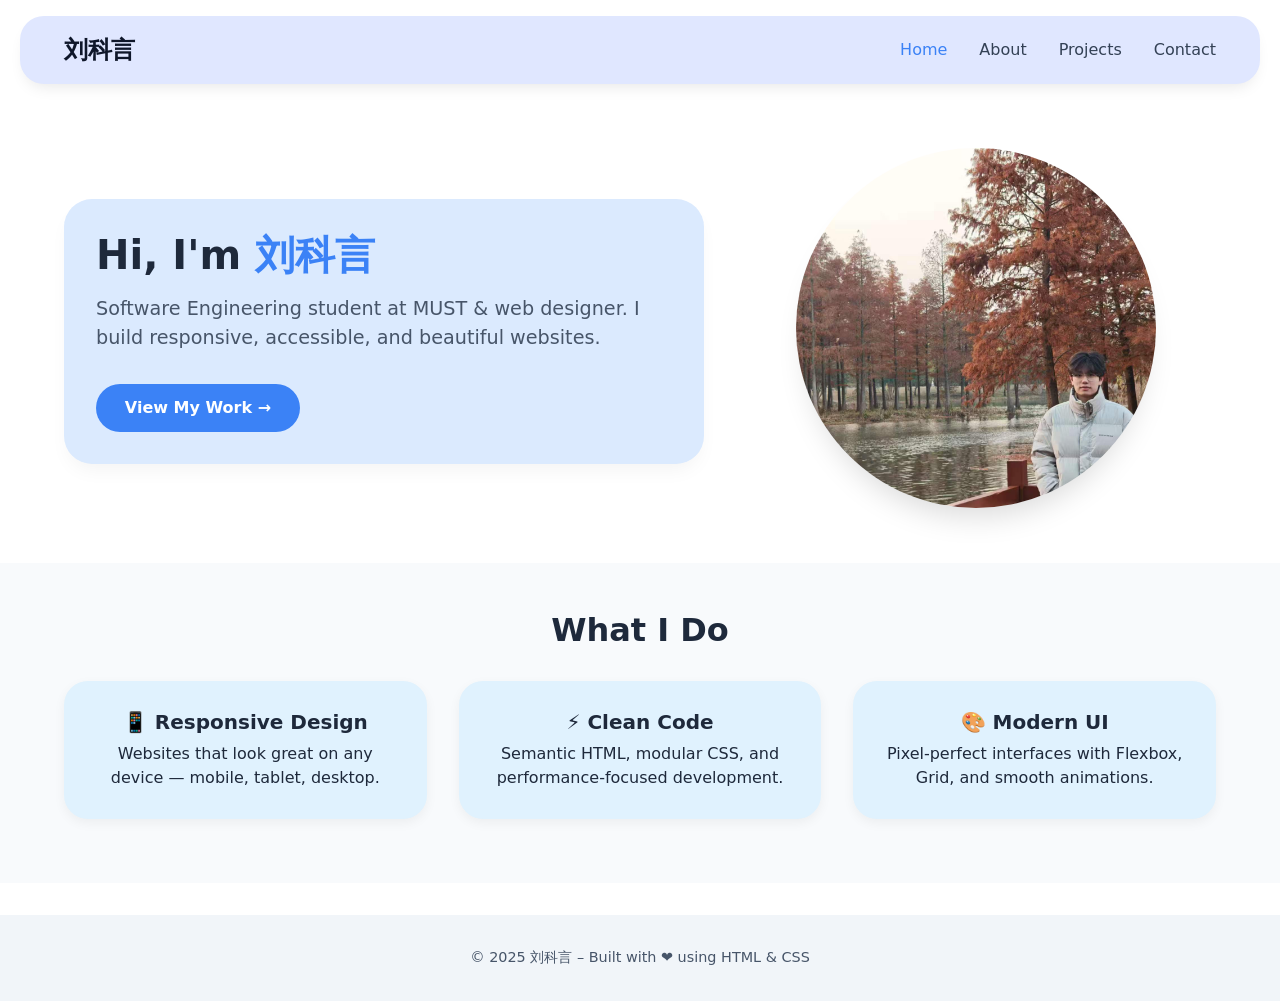
<file: Individual web/index.html>
<!DOCTYPE html>
<html lang="zh-CN">
<head>
  <meta charset="UTF-8">
  <meta name="viewport" content="width=device-width, initial-scale=1.0, viewport-fit=cover">
  <title>Home | 刘科言 – 作品集</title>
  <link rel="stylesheet" href="style.css">
</head>
<body>

  <header>
    <div class="container header-container">
      <div class="logo">
        <a href="index.html">刘科言</a>
      </div>
      <nav>
        <ul class="nav-links">
          <li><a href="index.html" class="active">Home</a></li>
          <li><a href="about.html">About</a></li>
          <li><a href="projects.html">Projects</a></li>
          <li><a href="contact.html">Contact</a></li>
        </ul>
      </nav>
    </div>
  </header>

  <main>
    <!-- Hero 区域 -->
    <section class="hero">
      <div class="container hero-grid">
        <div class="hero-text">
          <h1>Hi, I'm <span class="highlight">刘科言</span></h1>
          <p>Software Engineering student at MUST & web designer. I build responsive, accessible, and beautiful websites.</p>
          <a href="projects.html" class="btn">View My Work →</a>
        </div>
        <div class="hero-image">
          <!-- 注意：图片路径为 images/avatar.jpg（确保 images 文件夹里有 avatar.jpg） -->
          <img src="images/avatar.jpg" alt="刘科言头像" class="profile-img">
        </div>
      </div>
    </section>

    <!-- 亮点区域 -->
    <section class="highlights">
      <div class="container">
        <h2>What I Do</h2>
        <div class="features-grid">
          <div class="feature-card">
            <h3>📱 Responsive Design</h3>
            <p>Websites that look great on any device — mobile, tablet, desktop.</p>
          </div>
          <div class="feature-card">
            <h3>⚡ Clean Code</h3>
            <p>Semantic HTML, modular CSS, and performance-focused development.</p>
          </div>
          <div class="feature-card">
            <h3>🎨 Modern UI</h3>
            <p>Pixel-perfect interfaces with Flexbox, Grid, and smooth animations.</p>
          </div>
        </div>
      </div>
    </section>
  </main>

  <footer>
    <div class="container">
      <p>© 2025 刘科言 – Built with ❤️ using HTML & CSS</p>
    </div>
  </footer>

</body>
</html>
</file>
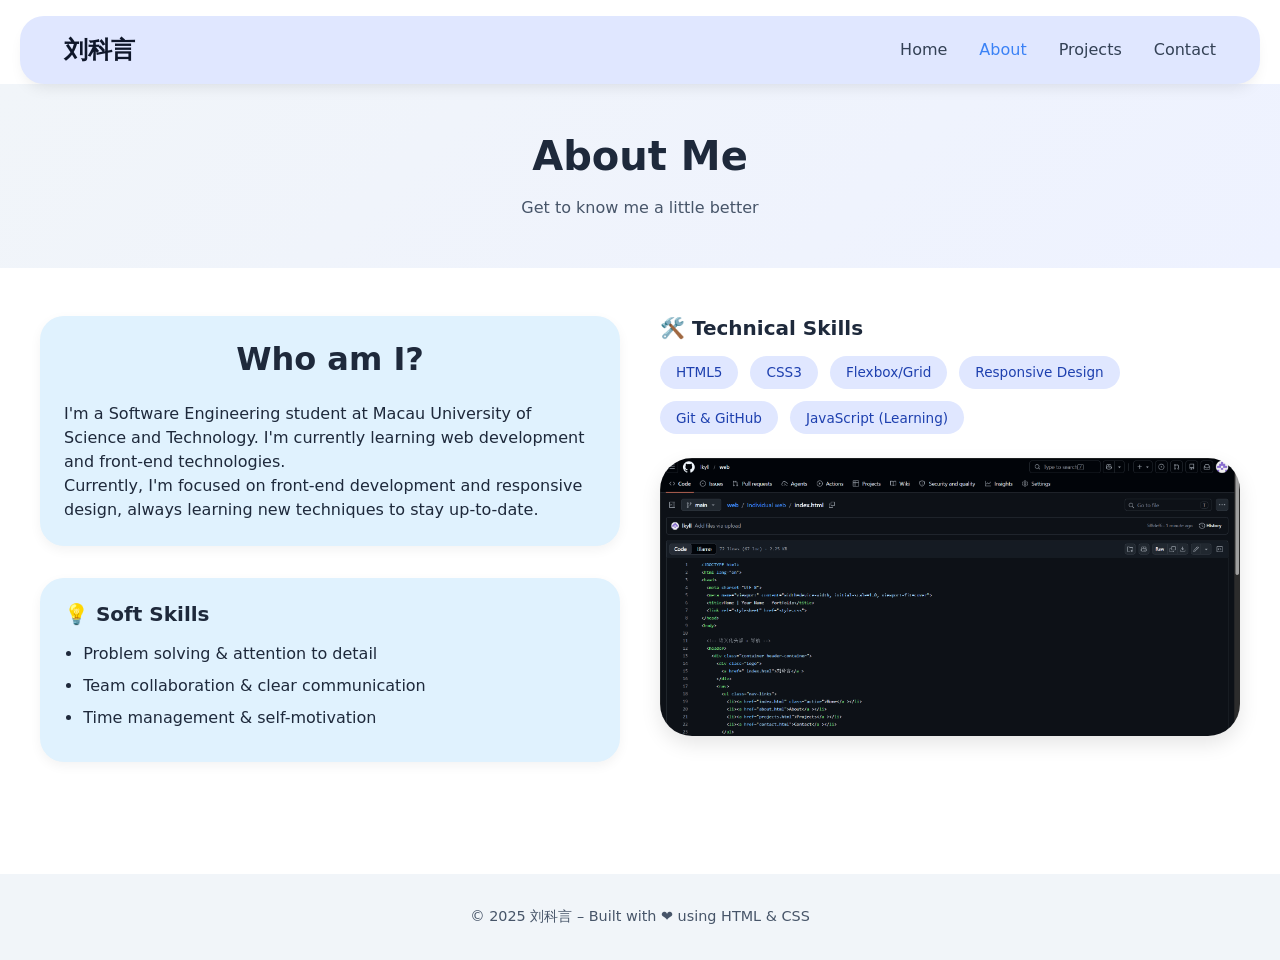
<file: Individual web/about.html>
<!DOCTYPE html>
<html lang="zh-CN">
<head>
  <meta charset="UTF-8">
  <meta name="viewport" content="width=device-width, initial-scale=1.0">
  <title>About Me | 刘科言</title>
  <link rel="stylesheet" href="style.css">
</head>
<body>

  <header>
    <div class="container header-container">
      <div class="logo"><a href="index.html">刘科言</a></div>
      <nav>
        <ul class="nav-links">
          <li><a href="index.html">Home</a></li>
          <li><a href="about.html" class="active">About</a></li>
          <li><a href="projects.html">Projects</a></li>
          <li><a href="contact.html">Contact</a></li>
        </ul>
      </nav>
    </div>
  </header>

  <main>
    <section class="page-header">
      <div class="container">
        <h1>About Me</h1>
        <p>Get to know me a little better</p>
      </div>
    </section>

    <section class="about-content">
      <div class="container about-grid">
        <!-- 左侧：两个独立信息的卡片 -->
        <div class="about-text">
          <!-- 卡片1：Who am I? -->
          <div class="info-card">
            <h2>Who am I?</h2>
            <p>I'm a Software Engineering student at Macau University of Science and Technology. I'm currently learning web development and front-end technologies.</p>
            <p>Currently, I'm focused on front-end development and responsive design, always learning new techniques to stay up-to-date.</p>
          </div>

          <!-- 卡片2：Soft Skills（添加额外类名用于下移间距） -->
          <div class="info-card soft-skills-card">
            <h3>💡 Soft Skills</h3>
            <ul>
              <li>Problem solving & attention to detail</li>
              <li>Team collaboration & clear communication</li>
              <li>Time management & self-motivation</li>
            </ul>
          </div>
        </div>

        <!-- 右侧：技术标签 + 放大的头像图片 -->
        <div class="about-skills">
          <h3>🛠️ Technical Skills</h3>
          <div class="skill-tags">
            <span>HTML5</span>
            <span>CSS3</span>
            <span>Flexbox/Grid</span>
            <span>Responsive Design</span>
            <span>Git & GitHub</span>
            <span>JavaScript (Learning)</span>
          </div>
          <div class="about-extra-img">
            <!-- 图片路径使用已经确认有效的 avatar.jpg，并添加类名以便放大 -->
            <img src="images/page.png" alt="刘科言的照片" class="about-profile-img">
          </div>
        </div>
      </div>
    </section>
  </main>

  <footer>
    <div class="container">
      <p>© 2025 刘科言 – Built with ❤️ using HTML & CSS</p>
    </div>
  </footer>

</body>
</html>
</file>
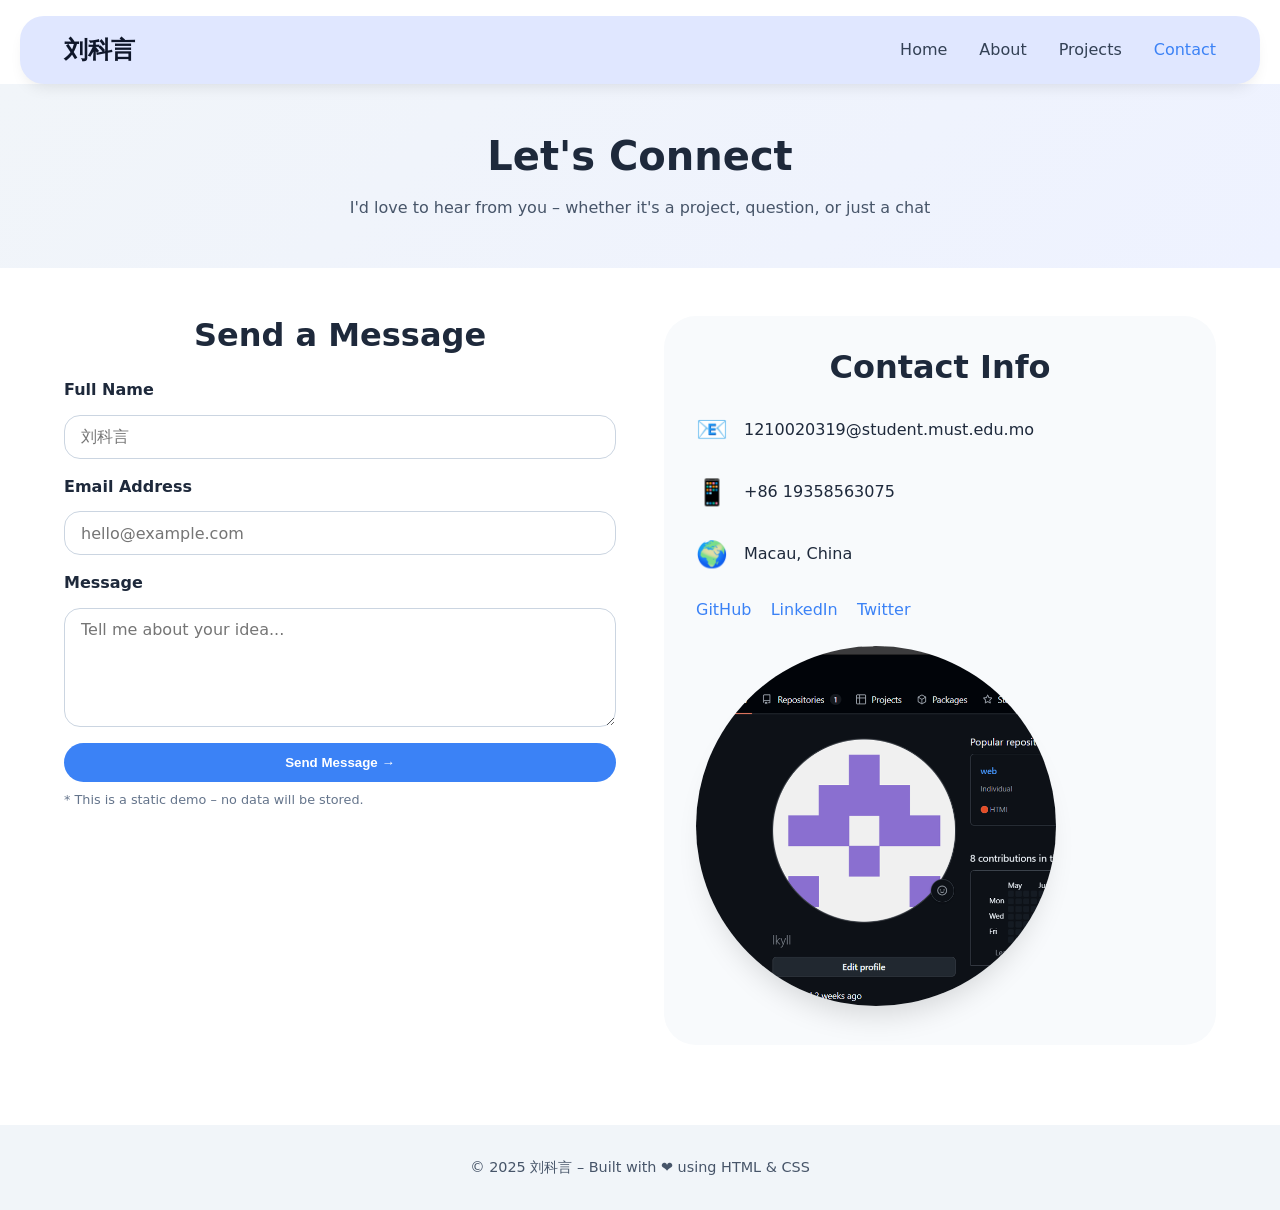
<file: Individual web/contact.html>
<!DOCTYPE html>
<html lang="en">
<head>
  <meta charset="UTF-8">
  <meta name="viewport" content="width=device-width, initial-scale=1.0">
  <title>Contact Me | Your Name</title>
  <link rel="stylesheet" href="style.css">
</head>
<body>

  <header>
    <div class="container header-container">
      <div class="logo"><a href=" ">刘科言</a ></div>
      <nav>
        <ul class="nav-links">
          <li><a href="index.html">Home</a ></li>
          <li><a href="about.html">About</a ></li>
          <li><a href="projects.html">Projects</a ></li>
          <li><a href="contact.html" class="active">Contact</a ></li>
        </ul>
      </nav>
    </div>
  </header>

  <main>
    <section class="page-header">
      <div class="container">
        <h1>Let's Connect</h1>
        <p>I'd love to hear from you – whether it's a project, question, or just a chat</p >
      </div>
    </section>

    <section class="contact-section">
      <div class="container contact-grid">
        <!-- 联系表单 (纯展示) -->
        <div class="contact-form">
          <h2>Send a Message</h2>
          <form action="#" method="post">
            <label for="name">Full Name</label>
            <input type="text" id="name" name="name" placeholder="刘科言" required>

            <label for="email">Email Address</label>
            <input type="email" id="email" name="email" placeholder="hello@example.com" required>

            <label for="message">Message</label>
            <textarea id="message" name="message" rows="5" placeholder="Tell me about your idea..."></textarea>

            <button type="submit" class="btn">Send Message →</button>
          </form>
          <p class="form-note">* This is a static demo – no data will be stored.</p >
        </div>

        <!-- 联系信息卡片 -->
        <div class="contact-info">
          <h2>Contact Info</h2>
          <div class="info-item">
            <span class="emoji">📧</span>
            <p>1210020319@student.must.edu.mo</p >
          </div>
          <div class="info-item">
            <span class="emoji">📱</span>
            <p>+86 19358563075</p >
          </div>
          <div class="info-item">
            <span class="emoji">🌍</span>
            <p>Macau, China</p >
          </div>
          <div class="social-links">
            <a href="https://github.com/lkyll">GitHub</a >
            <a href="#">LinkedIn</a >
            <a href="#">Twitter</a >
          </div>
          <img src="images/GitHub.png" alt="刘科言头像" class="profile-img">
               
        </div>
      </div>
    </section>
  </main>

  <footer>
    <div class="container">
      <p>© 2025 刘科言 – Built with ❤️ using HTML & CSS</p >
    </div>
  </footer>

</body>
</html>
</file>
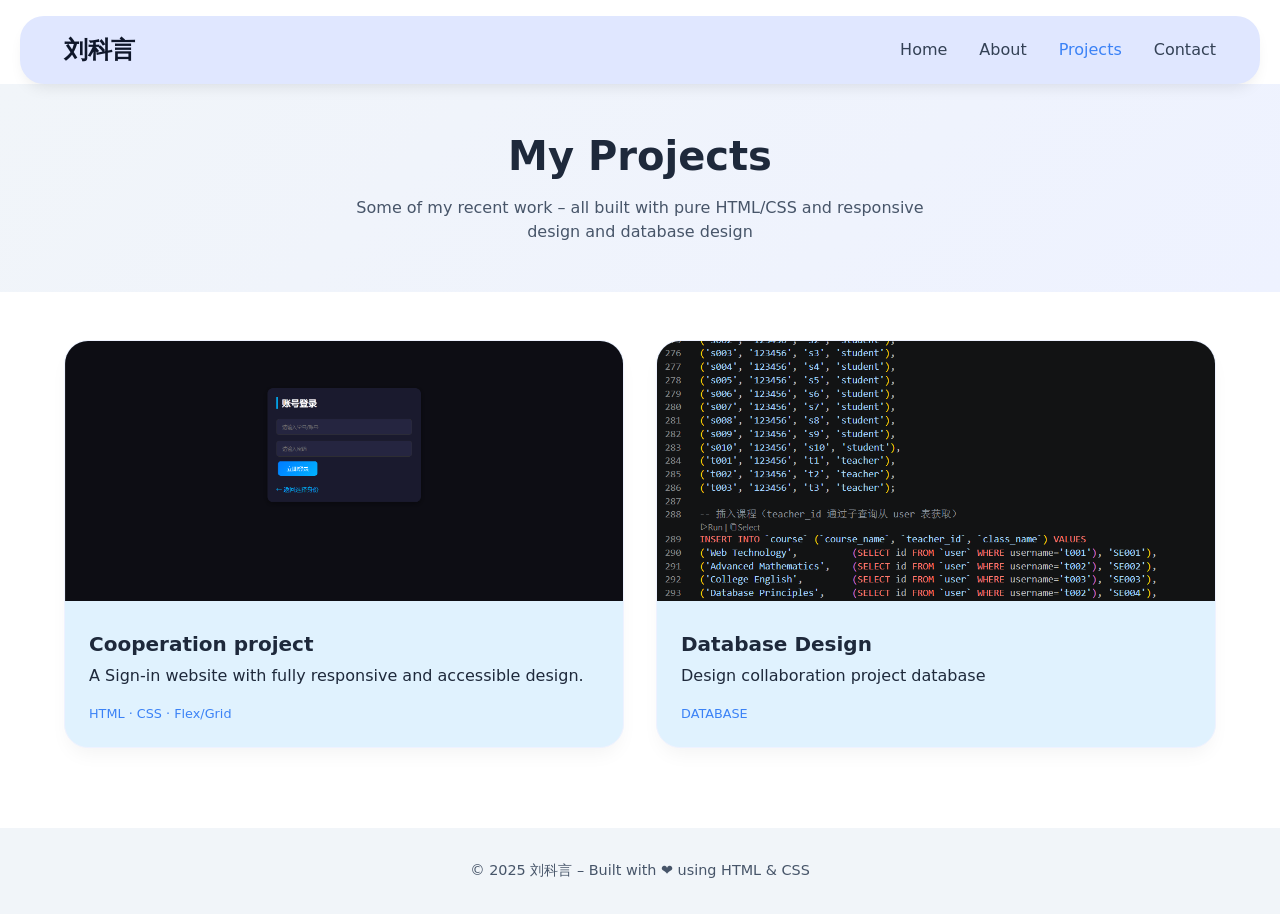
<file: Individual web/projects.html>
<!DOCTYPE html>
<html lang="zh-CN">
<head>
  <meta charset="UTF-8">
  <meta name="viewport" content="width=device-width, initial-scale=1.0">
  <title>Projects | 刘科言</title>
  <link rel="stylesheet" href="style.css">
</head>
<body>

  <header>
    <div class="container header-container">
      <div class="logo"><a href="index.html">刘科言</a></div>
      <nav>
        <ul class="nav-links">
          <li><a href="index.html">Home</a></li>
          <li><a href="about.html">About</a></li>
          <li><a href="projects.html" class="active">Projects</a></li>
          <li><a href="contact.html">Contact</a></li>
        </ul>
      </nav>
    </div>
  </header>

  <main>
    <section class="page-header">
      <div class="container">
        <h1>My Projects</h1>
        <p>Some of my recent work – all built with pure HTML/CSS and responsive design and database design</p>
      </div>
    </section>

    <section class="projects-section">
      <div class="container projects-grid">
        <!-- 项目1：Cooperation project -->
        <article class="project-card">
          <img src="images/project2.png" alt="Cooperation project screenshot">
          <div class="card-content">
            <h3>Cooperation project</h3>
            <p>A Sign-in website with fully responsive and accessible design.</p>
            <div class="tech-stack">HTML · CSS · Flex/Grid</div>
          </div>
        </article>

        <!-- 项目2：Database Design -->
        <article class="project-card">
          <img src="images/project3.png" alt="Database design project screenshot">
          <div class="card-content">
            <h3>Database Design</h3>
            <p>Design collaboration project database</p>
            <div class="tech-stack">DATABASE</div>
          </div>
        </article>

        <!-- 如果你有第三个项目，可以在这里添加；若没有，这两个卡片会自动并排显示 -->
      </div>
    </section>
  </main>
  <footer>
    <div class="container">
      <p>© 2025 刘科言 – Built with ❤️ using HTML & CSS</p>
    </div>
  </footer>

</body>
</html>
</file>
<file: Individual web/style.css>
/* ---------- RESET & BASE ---------- */
* {
  margin: 0;
  padding: 0;
  box-sizing: border-box;
}

body {
  font-family: system-ui, 'Segoe UI', 'Roboto', 'Helvetica Neue', sans-serif;
  line-height: 1.5;
  color: #1e293b;
  background-color: #ffffff;
}

.container {
  max-width: 1200px;
  margin: 0 auto;
  padding: 0 1.5rem;
}

/* ---------- TYPOGRAPHY ---------- */
h1, h2, h3 {
  font-weight: 600;
  line-height: 1.2;
}

h1 {
  font-size: 2.5rem;
  margin-bottom: 1rem;
}

h2 {
  font-size: 2rem;
  margin-bottom: 1.5rem;
  text-align: center;
}

h3 {
  font-size: 1.25rem;
  margin-bottom: 0.5rem;
}

.highlight {
  color: #3b82f6;
}

/* ---------- HEADER & NAVIGATION ---------- */
header {
  background-color:#e0e7ff;
  border-radius: 24px;
  margin: 16px 20px 0 20px;
  box-shadow: 0 8px 16px -6px rgba(0,0,0,0.1);
  position: sticky;
  top: 0;
  z-index: 10;
}

.header-container {
  display: flex;
  justify-content: space-between;
  align-items: center;
  flex-wrap: wrap;
  padding: 1rem 1.5rem;
}

.logo a {
  font-size: 1.5rem;
  font-weight: 700;
  text-decoration: none;
  color: #0f172a;
  letter-spacing: -0.5px;
}

.nav-links {
  display: flex;
  gap: 2rem;
  list-style: none;
}

.nav-links a {
  text-decoration: none;
  font-weight: 500;
  color: #334155;
  transition: color 0.2s;
}

.nav-links a:hover,
.nav-links a.active {
  color: #3b82f6;
}

/* ---------- BUTTONS ---------- */
.btn {
  display: inline-block;
  background-color: #3b82f6;
  color: white;
  font-weight: 600;
  padding: 0.75rem 1.8rem;
  border-radius: 40px;
  text-decoration: none;
  transition: background 0.2s, transform 0.1s;
  border: none;
  cursor: pointer;
}

.btn:hover {
  background-color: #2563eb;
}

/* ---------- HERO SECTION (HOME) ---------- */
.hero {
  padding: 4rem 0 3rem;
}

.hero-grid {
  display: flex;
  align-items: center;
  gap: 2rem;
  flex-wrap: wrap;
}

.hero-text {
  flex: 1.2;
}

.hero-text p {
  font-size: 1.2rem;
  color: #475569;
  margin: 1rem 0 2rem;
}
.hero-text,
.future-card{
  background: #dbeafe;
  border-radius: 28px;
  padding : 2rem;
  box-shadow: 0 10px 20px -5px rgba(0,0,0,0.05);
}
.hero-image {
  flex: 1;
  text-align: center;
}

.profile-img {
  width: 360px;
  height: 360px;
  border-radius: 50%;
  object-fit: cover;
  box-shadow: 0 20px 30px -12px rgba(0,0,0,0.15);
}

/* ---------- FEATURES GRID (HOME) ---------- */
.highlights {
  padding: 3rem 0 4rem;
  background: #f8fafc;
}

.features-grid {
  display: grid;
  grid-template-columns: repeat(auto-fit, minmax(260px, 1fr));
  gap: 2rem;
  margin-top: 2rem;
}

.feature-card {
  background:#e0f2fe;
  padding: 1.8rem;
  border-radius: 24px;
  box-shadow: 0 4px 12px rgba(0,0,0,0.05);
  text-align: center;
  transition: transform 0.2s;
}

.feature-card:hover {
  transform: translateY(-5px);
}

/* ---------- PAGE HEADER ---------- */
.page-header {
  background: linear-gradient(135deg, #f1f5f9 0%, #eef2ff 100%);
  padding: 3rem 0;
  text-align: center;
}

.page-header p {
  color: #475569;
  max-width: 600px;
  margin: 0 auto;
}

/* ---------- ABOUT PAGE (GRID) ---------- */
.about-grid {
  display: grid;
  grid-template-columns: 1fr 1fr;
  gap: 2.5rem;
  padding: 3rem 0;
}

.about-text ul {
  margin-top: 1rem;
  padding-left: 1.2rem;
}

.about-text li {
  margin: 0.5rem 0;
}

.skill-tags {
  display: flex;
  flex-wrap: wrap;
  gap: 0.75rem;
  margin: 1rem 0 1.5rem;
}

.skill-tags span {
  background: #e0e7ff;
  color: #1e40af;
  padding: 0.4rem 1rem;
  border-radius: 40px;
  font-size: 0.85rem;
  font-weight: 500;
}

.about-extra-img img,
.map-placeholder {
  width: 100%;
  border-radius: 32px;
  
}

/* ---------- PROJECTS PAGE (GRID) ---------- */
.projects-section {
  padding: 3rem 0;
}

.projects-grid {
  display: grid;
  grid-template-columns: repeat(2,1fr);
  gap: 2rem;
}

.project-card {
  background: #e0f2fe;
  border-radius: 24px;
  overflow: hidden;
  box-shadow: 0 10px 20px -5px rgba(0,0,0,0.05);
  transition: all 0.25s;
  border: 1px solid #eef2ff;
}

.project-card:hover {
  transform: translateY(-6px);
  box-shadow: 0 20px 30px -12px rgba(0,0,0,0.1);
}

.project-card img {
  width: 100%;
  height: 260px;
  object-fit: cover;
}

.card-content {
  padding: 1.5rem;
}

.tech-stack {
  margin-top: 1rem;
  font-size: 0.8rem;
  color: #3b82f6;
  font-weight: 500;
}

/* ---------- CONTACT PAGE (FLEX/GRID) ---------- */
.contact-section {
  padding: 3rem 0;
}

.contact-grid {
  display: grid;
  grid-template-columns: 1fr 1fr;
  gap: 3rem;
}

.contact-form form {
  display: flex;
  flex-direction: column;
  gap: 1rem;
}

label {
  font-weight: 600;
  margin-bottom: -0.2rem;
}

input, textarea {
  padding: 0.7rem 1rem;
  border: 1px solid #cbd5e1;
  border-radius: 16px;
  font-family: inherit;
  font-size: 1rem;
  transition: 0.2s;
}

input:focus, textarea:focus {
  outline: none;
  border-color: #3b82f6;
  box-shadow: 0 0 0 3px rgba(59,130,246,0.1);
}

.form-note {
  font-size: 0.8rem;
  color: #64748b;
  margin-top: 0.5rem;
}

.contact-info {
  background: #f8fafc;
  padding: 2rem;
  border-radius: 32px;
}

.info-item {
  display: flex;
  align-items: center;
  gap: 1rem;
  margin-bottom: 1.5rem;
}

.emoji {
  font-size: 1.6rem;
}

.social-links {
  display: flex;
  gap: 1.2rem;
  margin: 1.5rem 0;
}

.social-links a {
  text-decoration: none;
  color: #3b82f6;
  font-weight: 500;
}

/* ---------- FOOTER ---------- */
footer {
  text-align: center;
  padding: 2rem 0;
  background: #f1f5f9;
  margin-top: 2rem;
  font-size: 0.9rem;
  color: #475569;
}

/* ---------- RESPONSIVE (MOBILE) ---------- */
@media (max-width: 768px) {
  .header-container {
    flex-direction: column;
    gap: 1rem;
  }
  
  .nav-links {
    gap: 1.5rem;
    flex-wrap: wrap;
    justify-content: center;
  }

  .hero-grid {
    flex-direction: column-reverse;
    text-align: center;
  }
  
  .hero-text p {
    font-size: 1rem;
  }
  
  .profile-img {
    width: 180px;
    height: 180px;
  }
  
  h1 {
    font-size: 2rem;
  }
  
  h2 {
    font-size: 1.6rem;
  }

  .about-grid,
  .contact-grid {
    grid-template-columns: 1fr;
    gap: 2rem;
  }
  
  .projects-grid {
    grid-template-columns: 1fr;
  }
  
  .contact-info {
    order: 2;
  }
}

@media (max-width: 480px) {
  .container {
    padding: 0 1.2rem;
  }
  
  .btn {
    padding: 0.6rem 1.2rem;
  }
}
/* ===== About 页面新增样式 ===== */

/* 1. 浅蓝色圆角背景框（与首页风格一致） */
.info-card {
  background-color: #e0f2fe;
  border-radius: 24px;
  padding: 1.5rem;
  margin-bottom: 2rem;      /* 卡片之间的垂直间距 */
  box-shadow: 0 4px 12px rgba(0,0,0,0.05);
  transition: transform 0.2s;
}

.info-card:hover {
  transform: translateY(-5px);
}

/* 2. Soft Skills 卡片额外下移（拉大与上一卡片的距离） */
.soft-skills-card {
  margin-top: 1rem;         /* 增加上边距，让 Soft Skills 区域更靠下 */
}

/* 3. 放大右侧图片（更大且居中） */
.about-profile-img {
  width: 100%;
  max-width: 700px;         /* 明显放大，可根据喜好调整 */
  border-radius: 24px;
  display: block;
  margin: 1.5rem auto 0;
  box-shadow: 0 8px 20px rgba(0,0,0,0.1);
}

/* 移动端适配：图片稍微缩小一点 */
@media (max-width: 768px) {
  .about-profile-img {
    max-width: 280px;
  }
  .info-card {
    padding: 1.2rem;
    margin-bottom: 1.5rem;
  }
}
.map-placeholder {
  width: 100%;
  height: auto;
  aspect-ratio: 16 / 9;
  object-fit: cover
  border-radius: 20px;
  background-color: #f3f4f6;
  margin-top: 1.5rem;
}
</file>
